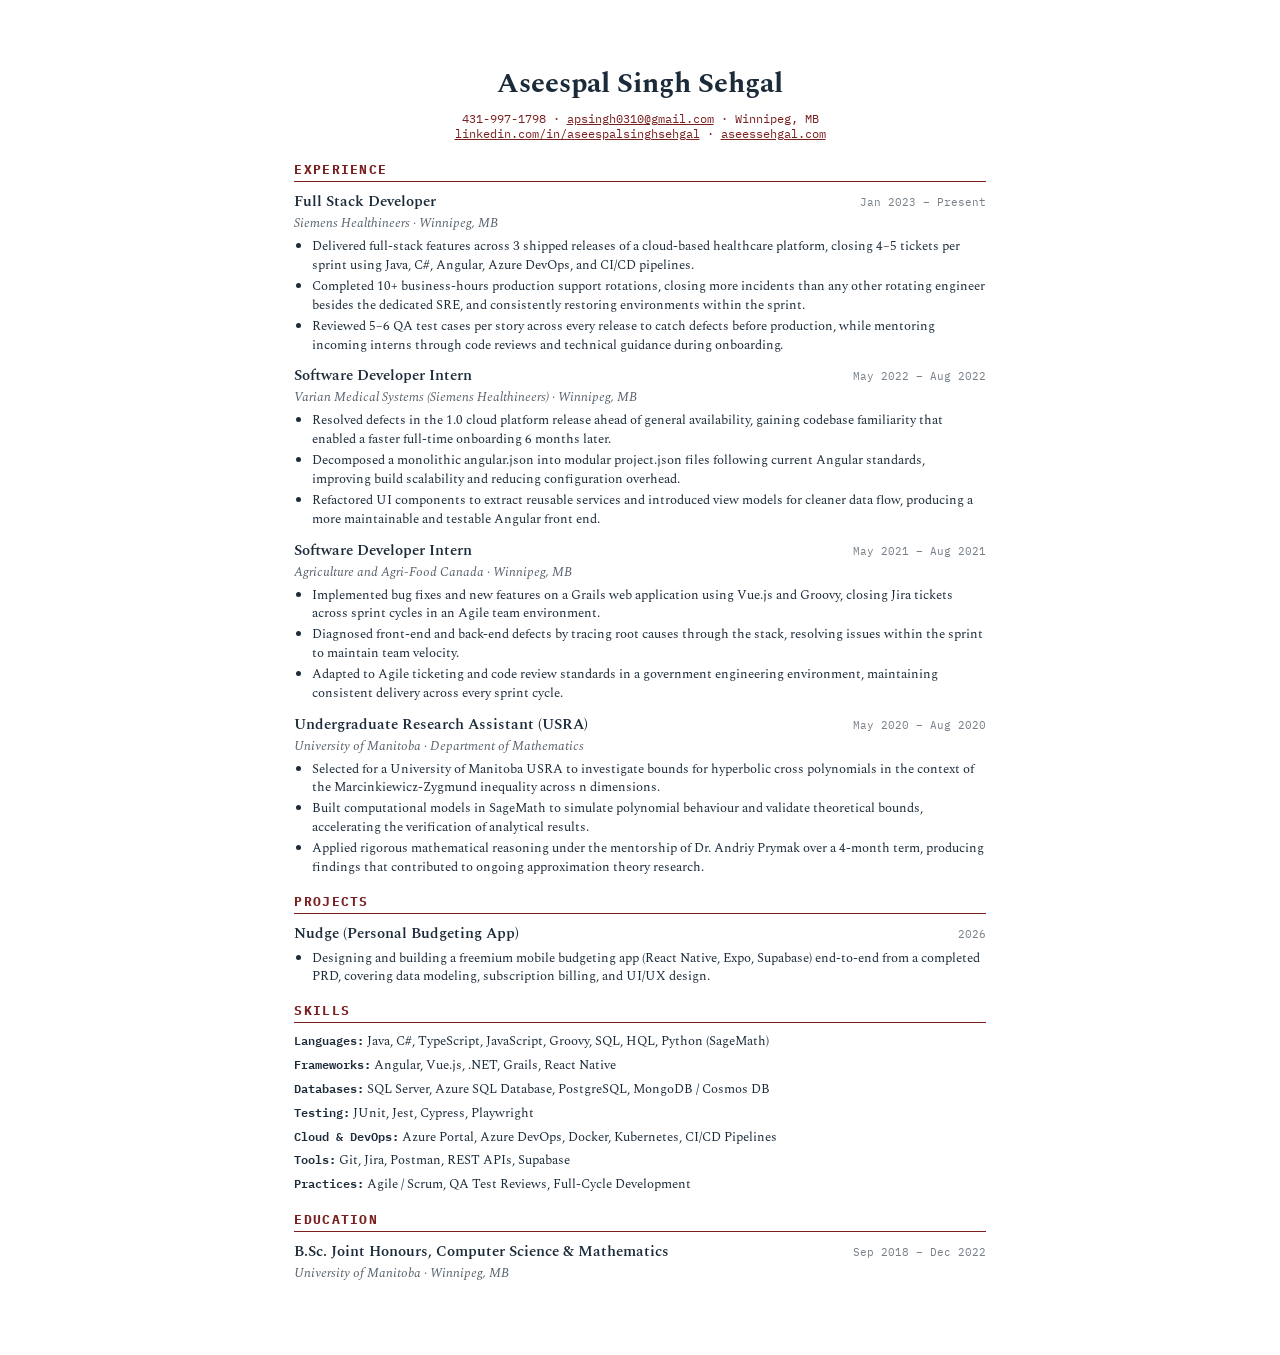
<file: resume.html>
<!DOCTYPE html>
<html lang="en">
<head>
  <meta charset="UTF-8">
  <meta name="viewport" content="width=device-width, initial-scale=1.0">
  <title>Aseespal Singh Sehgal — Résumé</title>
  <meta name="description" content="Résumé of Aseespal Singh Sehgal (Asees Sehgal), full-stack developer at Siemens Healthineers, Winnipeg MB.">
  <link rel="canonical" href="https://www.aseessehgal.com/resume.html">
  <meta name="robots" content="noindex">
  <link rel="icon" href="favicon.svg" type="image/svg+xml">
  <link rel="preconnect" href="https://fonts.googleapis.com">
  <link rel="preconnect" href="https://fonts.gstatic.com" crossorigin>
  <link href="https://fonts.googleapis.com/css2?family=Spectral:wght@400;500;600;700&family=IBM+Plex+Mono:wght@400;500;600&display=swap" rel="stylesheet">
  <style>
    @page { size: letter; margin: 0.65in; }
    * { box-sizing: border-box; margin: 0; padding: 0; }
    body {
      font-family: 'Spectral', serif;
      color: #1c2b3a;
      max-width: 8.5in;
      margin: 0 auto;
      padding: 0.65in;
      font-size: 14px;
    }
    h1 {
      font-size: 28px;
      font-weight: 700;
      text-align: center;
      margin-bottom: 6px;
    }
    .contact-line {
      font-family: 'IBM Plex Mono', monospace;
      font-size: 12px;
      color: #7a1f1f;
      text-align: center;
      margin-bottom: 20px;
    }
    .contact-line a { color: inherit; }
    h2 {
      font-family: 'IBM Plex Mono', monospace;
      font-size: 13px;
      letter-spacing: .1em;
      color: #7a1f1f;
      border-bottom: 1.5px solid #7a1f1f;
      padding-bottom: 3px;
      margin: 16px 0 8px;
    }
    .entry { margin-bottom: 10px; }
    .entry-header {
      display: flex;
      justify-content: space-between;
      align-items: baseline;
      gap: 12px;
    }
    .entry-title { font-weight: 600; font-size: 15px; }
    .entry-date {
      font-family: 'IBM Plex Mono', monospace;
      font-size: 11px;
      color: rgba(28,43,58,.6);
      white-space: nowrap;
    }
    .entry-meta {
      font-style: italic;
      font-size: 13px;
      color: rgba(28,43,58,.75);
      margin-bottom: 4px;
    }
    .entry ul {
      margin: 4px 0 0 18px;
      padding: 0;
    }
    .entry li {
      font-size: 13px;
      line-height: 1.45;
      margin-bottom: 2px;
    }
    .skills-row {
      font-size: 13px;
      line-height: 1.6;
      margin-bottom: 3px;
    }
    .skills-row b {
      font-family: 'IBM Plex Mono', monospace;
      font-size: 12px;
      font-weight: 600;
    }
    @media print {
      body { padding: 0; }
    }
  </style>
</head>
<body>
  <h1>Aseespal Singh Sehgal</h1>
  <p class="contact-line">
    431-997-1798 · <a href="mailto:apsingh0310@gmail.com">apsingh0310@gmail.com</a> · Winnipeg, MB<br>
    <a href="https://linkedin.com/in/aseespalsinghsehgal">linkedin.com/in/aseespalsinghsehgal</a> ·
    <a href="https://www.aseessehgal.com">aseessehgal.com</a>
  </p>

  <h2>EXPERIENCE</h2>

  <div class="entry">
    <div class="entry-header">
      <span class="entry-title">Full Stack Developer</span>
      <span class="entry-date">Jan 2023 – Present</span>
    </div>
    <p class="entry-meta">Siemens Healthineers · Winnipeg, MB</p>
    <ul>
      <li>Delivered full-stack features across 3 shipped releases of a cloud-based healthcare platform, closing 4–5 tickets per sprint using Java, C#, Angular, Azure DevOps, and CI/CD pipelines.</li>
      <li>Completed 10+ business-hours production support rotations, closing more incidents than any other rotating engineer besides the dedicated SRE, and consistently restoring environments within the sprint.</li>
      <li>Reviewed 5–6 QA test cases per story across every release to catch defects before production, while mentoring incoming interns through code reviews and technical guidance during onboarding.</li>
    </ul>
  </div>

  <div class="entry">
    <div class="entry-header">
      <span class="entry-title">Software Developer Intern</span>
      <span class="entry-date">May 2022 – Aug 2022</span>
    </div>
    <p class="entry-meta">Varian Medical Systems (Siemens Healthineers) · Winnipeg, MB</p>
    <ul>
      <li>Resolved defects in the 1.0 cloud platform release ahead of general availability, gaining codebase familiarity that enabled a faster full-time onboarding 6 months later.</li>
      <li>Decomposed a monolithic angular.json into modular project.json files following current Angular standards, improving build scalability and reducing configuration overhead.</li>
      <li>Refactored UI components to extract reusable services and introduced view models for cleaner data flow, producing a more maintainable and testable Angular front end.</li>
    </ul>
  </div>

  <div class="entry">
    <div class="entry-header">
      <span class="entry-title">Software Developer Intern</span>
      <span class="entry-date">May 2021 – Aug 2021</span>
    </div>
    <p class="entry-meta">Agriculture and Agri-Food Canada · Winnipeg, MB</p>
    <ul>
      <li>Implemented bug fixes and new features on a Grails web application using Vue.js and Groovy, closing Jira tickets across sprint cycles in an Agile team environment.</li>
      <li>Diagnosed front-end and back-end defects by tracing root causes through the stack, resolving issues within the sprint to maintain team velocity.</li>
      <li>Adapted to Agile ticketing and code review standards in a government engineering environment, maintaining consistent delivery across every sprint cycle.</li>
    </ul>
  </div>

  <div class="entry">
    <div class="entry-header">
      <span class="entry-title">Undergraduate Research Assistant (USRA)</span>
      <span class="entry-date">May 2020 – Aug 2020</span>
    </div>
    <p class="entry-meta">University of Manitoba · Department of Mathematics</p>
    <ul>
      <li>Selected for a University of Manitoba USRA to investigate bounds for hyperbolic cross polynomials in the context of the Marcinkiewicz-Zygmund inequality across n dimensions.</li>
      <li>Built computational models in SageMath to simulate polynomial behaviour and validate theoretical bounds, accelerating the verification of analytical results.</li>
      <li>Applied rigorous mathematical reasoning under the mentorship of Dr. Andriy Prymak over a 4-month term, producing findings that contributed to ongoing approximation theory research.</li>
    </ul>
  </div>

  <h2>PROJECTS</h2>
  <div class="entry">
    <div class="entry-header">
      <span class="entry-title">Nudge (Personal Budgeting App)</span>
      <span class="entry-date">2026</span>
    </div>
    <ul>
      <li>Designing and building a freemium mobile budgeting app (React Native, Expo, Supabase) end-to-end from a completed PRD, covering data modeling, subscription billing, and UI/UX design.</li>
    </ul>
  </div>

  <h2>SKILLS</h2>
  <p class="skills-row"><b>Languages:</b> Java, C#, TypeScript, JavaScript, Groovy, SQL, HQL, Python (SageMath)</p>
  <p class="skills-row"><b>Frameworks:</b> Angular, Vue.js, .NET, Grails, React Native</p>
  <p class="skills-row"><b>Databases:</b> SQL Server, Azure SQL Database, PostgreSQL, MongoDB / Cosmos DB</p>
  <p class="skills-row"><b>Testing:</b> JUnit, Jest, Cypress, Playwright</p>
  <p class="skills-row"><b>Cloud &amp; DevOps:</b> Azure Portal, Azure DevOps, Docker, Kubernetes, CI/CD Pipelines</p>
  <p class="skills-row"><b>Tools:</b> Git, Jira, Postman, REST APIs, Supabase</p>
  <p class="skills-row"><b>Practices:</b> Agile / Scrum, QA Test Reviews, Full-Cycle Development</p>

  <h2>EDUCATION</h2>
  <div class="entry">
    <div class="entry-header">
      <span class="entry-title">B.Sc. Joint Honours, Computer Science &amp; Mathematics</span>
      <span class="entry-date">Sep 2018 – Dec 2022</span>
    </div>
    <p class="entry-meta">University of Manitoba · Winnipeg, MB</p>
  </div>
</body>
</html>
</file>
